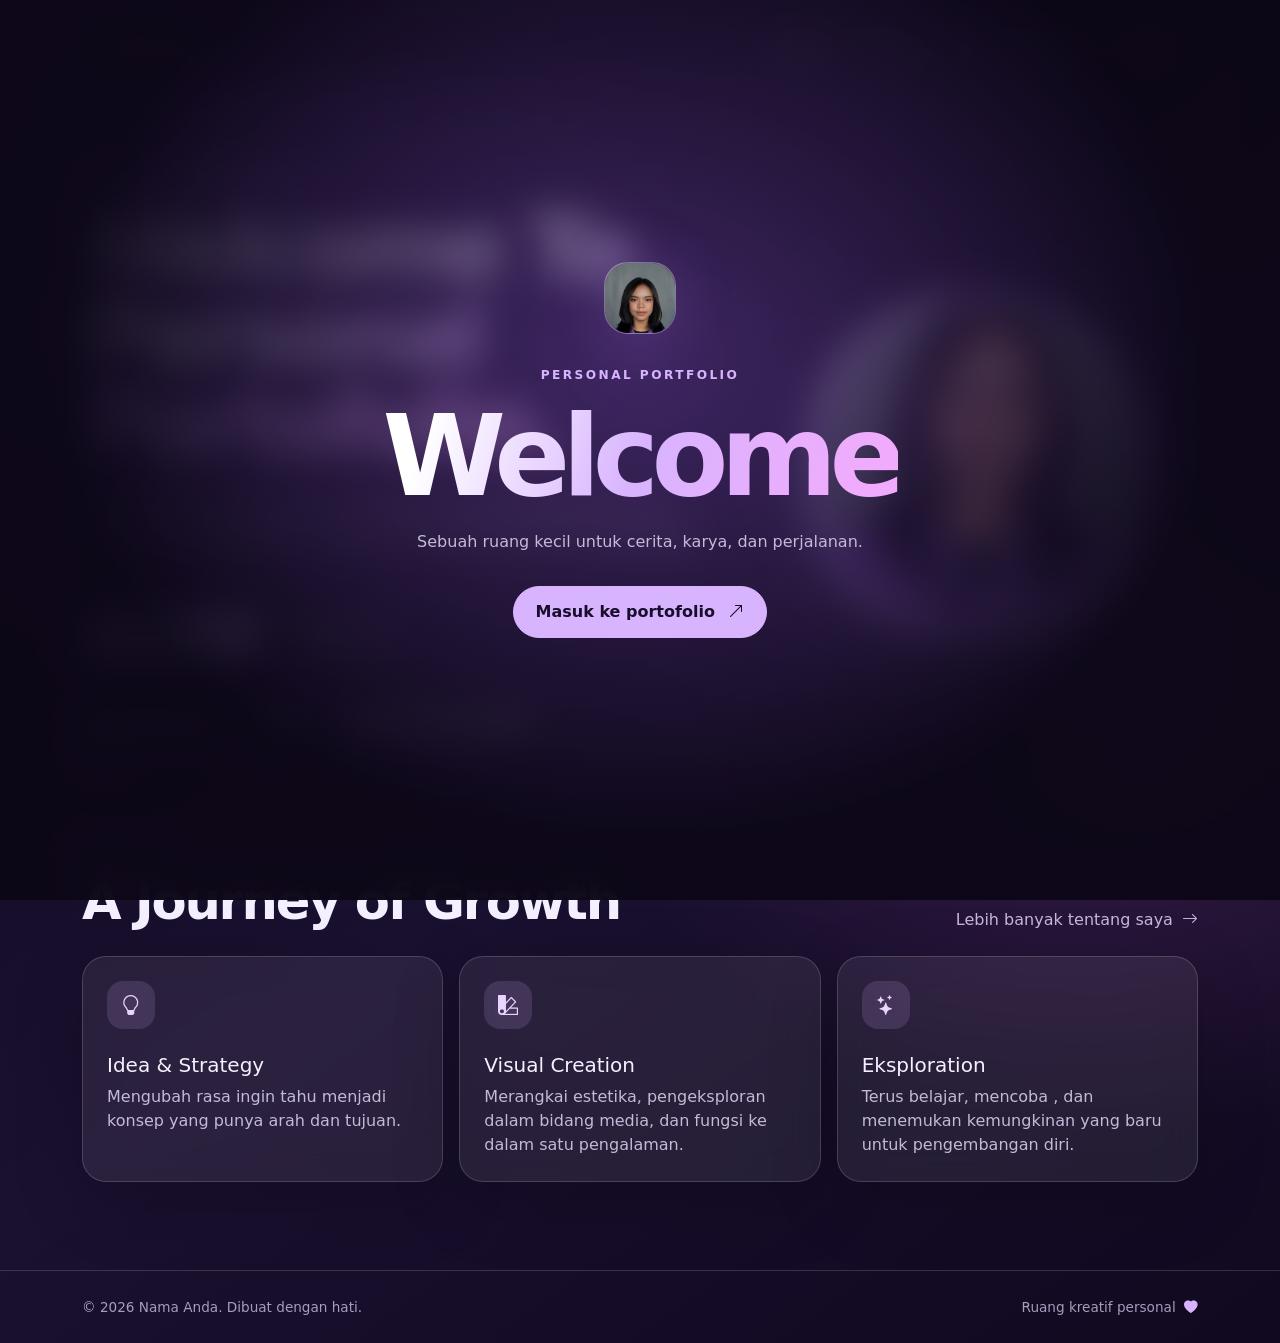
<file: Index.html>
<!DOCTYPE html>
<html lang="id">
    <head>
        <meta charset="utf-8">
        <meta name="viewport" content="width=device-width,initial-scale=1">
        <meta name="theme-color" content="#10091f">
        <title>Shailenth — Portofolio Personal</title>
        <link href="https://cdn.jsdelivr.net/npm/bootstrap@5.3.8/dist/css/bootstrap.min.css" integrity="sha384-sRIl4kxILFvY47J16cr9ZwB07vP4J8+LH7qKQnuqkuIAvNWLzeN8tE5YBujZqJLB" crossorigin="anonymous" rel="stylesheet">
        <link href="https://cdn.jsdelivr.net/npm/bootstrap-icons@1.11.3/font/bootstrap-icons.min.css" rel="stylesheet">
        <link href="styles.css" rel="stylesheet">
    </head>
    <body data-page="home">
        <div class="welcome-screen" id="welcomeScreen">
            <div class="welcome-inner">
                <div class="welcome-mark"><img class="welcome-photo" id="welcomePhoto" src="images/foto ciu.jpeg" alt="Foto profil"><i id="welcomePlaceholder"></i></div>
                <div class="eyebrow mb-3">personal portfolio</div>
                <h1 class="welcome-title gradient-text">Welcome</h1>
                <p class="welcome-sub">Sebuah ruang kecil untuk cerita, karya, dan perjalanan.</p>
                <button class="btn btn-violet" id="welcomeButton">Masuk ke portofolio <i class="bi bi-arrow-up-right ms-2"></i></button>
            </div>
        </div>
        <nav class="navbar navbar-expand-lg navbar-dark sticky-top">
            <div class="container">
                <a class="navbar-brand" href="index.html">Shailenth<span class="brand-dot">.</span></a>
                <button class="navbar-toggler" type="button" data-bs-toggle="collapse" data-bs-target="#mainNav" aria-controls="mainNav" aria-expanded="false" aria-label="Buka menu"><span class="navbar-toggler-icon"></span></button>
                <div class="collapse navbar-collapse" id="mainNav">
                    <div class="navbar-nav ms-auto">
                        <a class="nav-link active" href="index.html">Beranda</a>
                        <a class="nav-link" href="tentang.html">Tentang</a>
                        <a class="nav-link" href="karya.html">Karya</a>
                        <a class="nav-link" href="perjalanan.html">Perjalanan</a>
                        <a class="nav-link" href="kontak.html">Kontak</a>
                    </div>
                </div>
            </div>
        </nav>
        <main class="page-wrap">
            <section class="hero">
                <div class="container">
                    <div class="row align-items-center g-5">
                        <div class="col-lg-7 hero-copy reveal">
                            <div class="eyebrow mb-3">halo, saya <span data-profile="name">Shailenth</span></div>
                            <h1 class="display-title mb-4">Welcome To<br><span class="gradient-text">Personal Portofolio.</span></h1>
                            <p class="lead-copy">Saya <span data-profile="role">kreator &amp; penjelajah ide</span> yang percaya bahwa detail kecil bisa membentuk pengalaman yang besar. Selamat datang di ruang kreatif saya.</p>
                            <div class="d-flex flex-wrap gap-3 mt-4 justify-content-center justify-content-lg-start">
                                <a href="karya.html" class="btn btn-violet">Lihat karya <i class="bi bi-arrow-up-right ms-2"></i></a>
                                <a href="tentang.html" class="btn btn-outline-light">Kenali saya</a>
                            </div>
                            <div class="hero-stats">
                                <div class="stat"><strong>Informatic</strong><span>Majors</span></div>
                                <div class="stat"><strong>2nd</strong><span>Year</span></div>
                                <div class="stat"><strong>105022510109</strong><span>Nomor Induk Mahasiswa</span></div>
                            </div>
                        </div>
                        <div class="col-lg-5 reveal">
                            <div class="portrait-frame">
                                <img id="heroPhoto" src="images/foto ciu.jpeg" alt="Foto profil">
                                <div class="portrait-placeholder" id="heroPlaceholder"><i class="bi bi-person-heart"></i></div>
                            </div>
                        </div>
                    </div>
                </div>
            </section>
            <section class="section-pad pt-0">
                <div class="container">
                    <div class="d-flex flex-wrap align-items-end justify-content-between gap-3 mb-4 reveal">
                        <div>
                            <div class="eyebrow mb-2"> What I Do </div>
                            <h2 class="section-title mb-0">A Journey of Growth</h2>
                        </div>
                        <a class="muted" href="tentang.html">Lebih banyak tentang saya <i class="bi bi-arrow-right ms-1"></i></a>
                    </div>
                    <div class="row g-3">
                        <div class="col-md-4 reveal">
                            <div class="glass feature-card">
                                <div class="icon-bubble mb-4"><i class="bi bi-lightbulb"></i></div>
                                <h3 class="h5">Idea &amp; Strategy</h3>
                                <p class="muted mb-0">Mengubah rasa ingin tahu menjadi konsep yang punya arah dan tujuan.</p>
                            </div>
                        </div>
                        <div class="col-md-4 reveal">
                            <div class="glass feature-card">
                                <div class="icon-bubble mb-4"><i class="bi bi-palette2"></i></div>
                                <h3 class="h5">Visual Creation</h3>
                                <p class="muted mb-0">Merangkai estetika, pengeksploran dalam bidang media, dan fungsi ke dalam satu pengalaman.</p>
                            </div>
                        </div>
                        <div class="col-md-4 reveal">
                            <div class="glass feature-card">
                                <div class="icon-bubble mb-4"><i class="bi bi-stars"></i></div>
                                <h3 class="h5">Eksploration</h3>
                                <p class="muted mb-0">Terus belajar, mencoba  , dan menemukan kemungkinan yang baru untuk pengembangan diri.</p>
                            </div>
                        </div>
                    </div>
                </div>
            </section>
        </main>
        <footer class="footer">
            <div class="container d-flex flex-wrap justify-content-between gap-2"><span>© <span data-year></span> <span data-profile="name">Shailenth deytje Tahulending</span>. Dibuat dengan hati.</span><span>Ruang kreatif personal <i class="bi bi-heart-fill ms-1" style="color:#d8b4fe"></i></span></div>
        </footer>
        <div class="toast-note" id="toastNote"></div>
        <script src="https://cdn.jsdelivr.net/npm/bootstrap@5.3.8/dist/js/bootstrap.bundle.min.js" integrity="sha384-FKyoEForCGlyvwx9Hj09JcYn3nv7wiPVlz7YYwJrWVcXK/BmnVDxM+D2scQbITxI" crossorigin="anonymous"></script><script src="app.js"></script>
    </body>
</html>
</file>
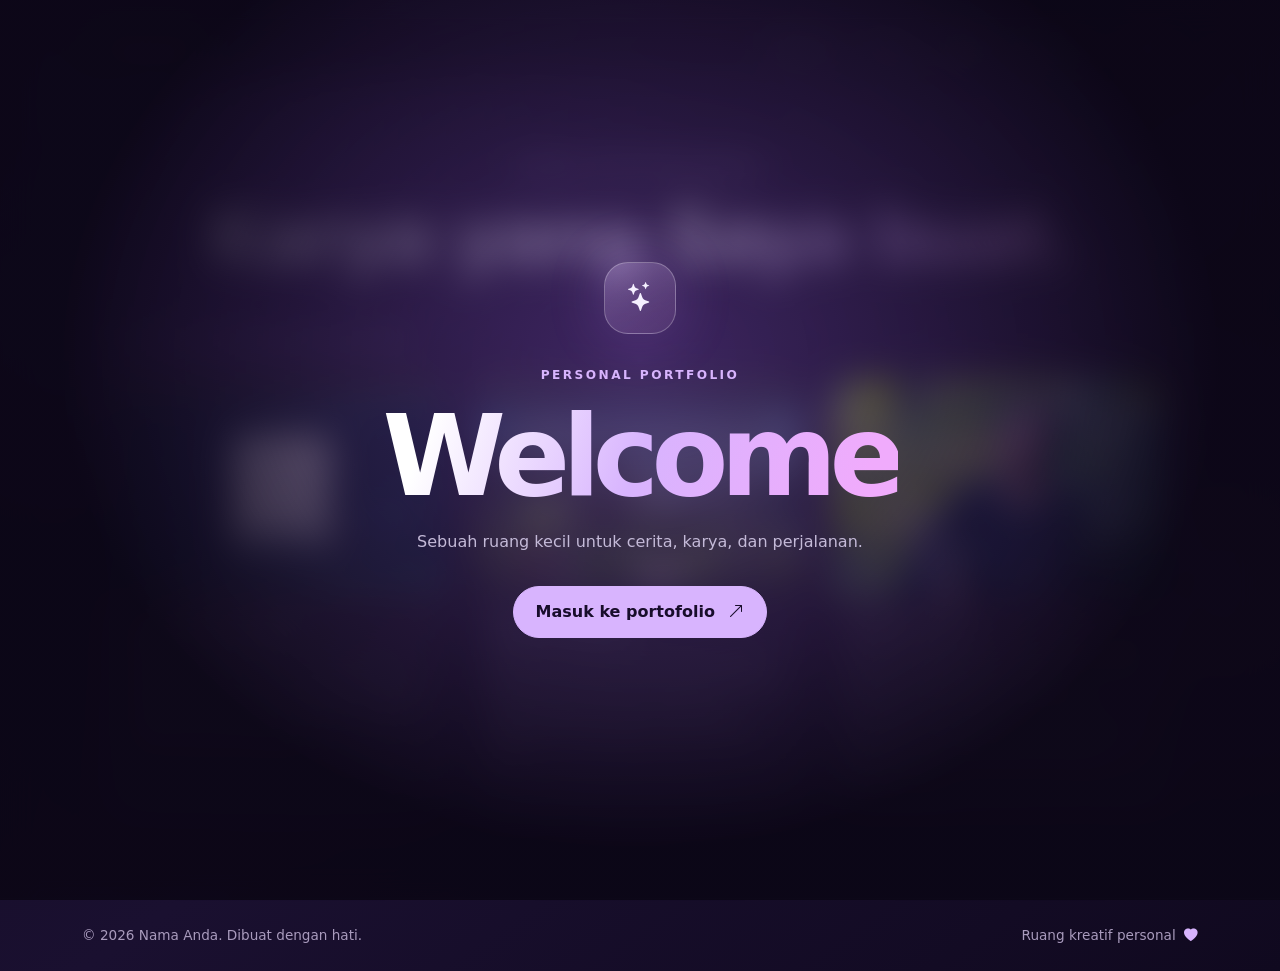
<file: Karya.html>
<!DOCTYPE html>
<html lang="id">
    <head>
        <meta charset="utf-8">
        <meta name="viewport" content="width=device-width,initial-scale=1">
        <title>Karya — Shailenth</title>
        <link href="https://cdn.jsdelivr.net/npm/bootstrap@5.3.8/dist/css/bootstrap.min.css" integrity="sha384-sRIl4kxILFvY47J16cr9ZwB07vP4J8+LH7qKQnuqkuIAvNWLzeN8tE5YBujZqJLB" crossorigin="anonymous" rel="stylesheet">
        <link href="https://cdn.jsdelivr.net/npm/bootstrap-icons@1.11.3/font/bootstrap-icons.min.css" rel="stylesheet">
        <link href="styles.css" rel="stylesheet">
    </head>
    <body data-page="work">
        <div class="welcome-screen" id="welcomeScreen">
            <div class="welcome-inner">
                <div class="welcome-mark"><i class="bi bi-stars"></i></div>
                <div class="eyebrow mb-3">personal portfolio</div>
                <h1 class="welcome-title gradient-text">Welcome</h1>
                <p class="welcome-sub">Sebuah ruang kecil untuk cerita, karya, dan perjalanan.</p>
                <button class="btn btn-violet" id="welcomeButton">Masuk ke portofolio <i class="bi bi-arrow-up-right ms-2"></i></button>
            </div>
        </div>
        <nav class="navbar navbar-expand-lg navbar-dark sticky-top">
            <div class="container">
                <a class="navbar-brand" href="index.html">Shailenth<span class="brand-dot">.</span></a>
                <button class="navbar-toggler" type="button" data-bs-toggle="collapse" data-bs-target="#mainNav" aria-controls="mainNav" aria-expanded="false" aria-label="Buka menu"><span class="navbar-toggler-icon"></span></button>
                <div class="collapse navbar-collapse" id="mainNav">
                    <div class="navbar-nav ms-auto">
                        <a class="nav-link" href="index.html">Beranda</a>
                        <a class="nav-link" href="tentang.html">Tentang</a>
                        <a class="nav-link active" href="karya.html">Karya</a>
                        <a class="nav-link" href="perjalanan.html">Perjalanan</a>
                        <a class="nav-link" href="kontak.html">Kontak</a>
                    </div>
                </div>
            </div>
        </nav>
        <main class="page-wrap">
            <header class="page-heading">
                <div class="container container-narrow">
                    <div class="eyebrow mb-3">Proses saya berkembang</div>
                    <h1 class="section-title">Karya yang <span class="gradient-text">Saya buat.</span></h1>
                </div>
            </header>
            <section class="pb-5">
                <div class="container container-narrow">
                    <p class="muted mb-4">Semua karya yang pernah saya buat.</p>
                    <!-- Ganti judul di h2 dan keterangannya di p pada kartu yang ingin diedit. -->
                    <div class="row g-4">
                        <div class="col-md-6 col-lg-4 reveal">
                            <article class="glass project-card h-100">
                                <img class="project-image" src="images/karyawebapp.png" alt="Tampilan aplikasi GOR Smash" loading="lazy">
                                <div class="project-content">
                                    <h2 class="h5 mb-2">GOR-WEB SMASH</h2>
                                    <p class="muted mb-0">Website GOR-Smash ,sistem app web pertama saya , yang saya buat sudah di lengkapi dengan backend fornend dan hoosting.</p>
                                </div>
                            </article>
                        </div>
                        <div class="col-md-6 col-lg-4 reveal">
                            <article class="glass project-card h-100">
                                <img class="project-image" src="images/karyaweb.png" alt="Tampilan website Taman Kelong" loading="lazy">
                                <div class="project-content">
                                    <h2 class="h5 mb-2">WEB PERTAMA</h2>
                                    <p class="muted mb-0">Website yang mengenalkan Taman Kelong di Tomohon, Sulawesi Utara. web pertama yang saya buat dikelas web design untuk project mid</p>
                                </div>
                            </article>
                        </div>
                        <div class="col-md-6 col-lg-4 reveal">
                            <article class="glass project-card h-100">
                                <img class="project-image" src="images/karya-foto.jpeg" alt="Foto karya pertama" loading="lazy">
                                <div class="project-content">
                                    <h2 class="h5 mb-2">FIRST FOTO</h2>
                                    <p class="muted mb-0">selain di bidang teknologi saya juga tertarik dibeberapa bidang termasuk fotografi, dan ini foto pertama yang saya ambil dan saya edit. foto yang paling bermakna untuk saya.</p>
                                </div>
                            </article>
                        </div>
                    </div>
                </div>
            </section>
        </main>
        <footer class="footer">
            <div class="container d-flex flex-wrap justify-content-between gap-2"><span>© <span data-year></span> <span data-profile="name">Nama Anda</span>. Dibuat dengan hati.</span><span>Ruang kreatif personal <i class="bi bi-heart-fill ms-1" style="color:#d8b4fe"></i></span></div>
        </footer>
        <div class="toast-note" id="toastNote"></div>
        <script src="https://cdn.jsdelivr.net/npm/bootstrap@5.3.8/dist/js/bootstrap.bundle.min.js" integrity="sha384-FKyoEForCGlyvwx9Hj09JcYn3nv7wiPVlz7YYwJrWVcXK/BmnVDxM+D2scQbITxI" crossorigin="anonymous"></script><script src="app.js"></script>
    </body>
</html>
</file>
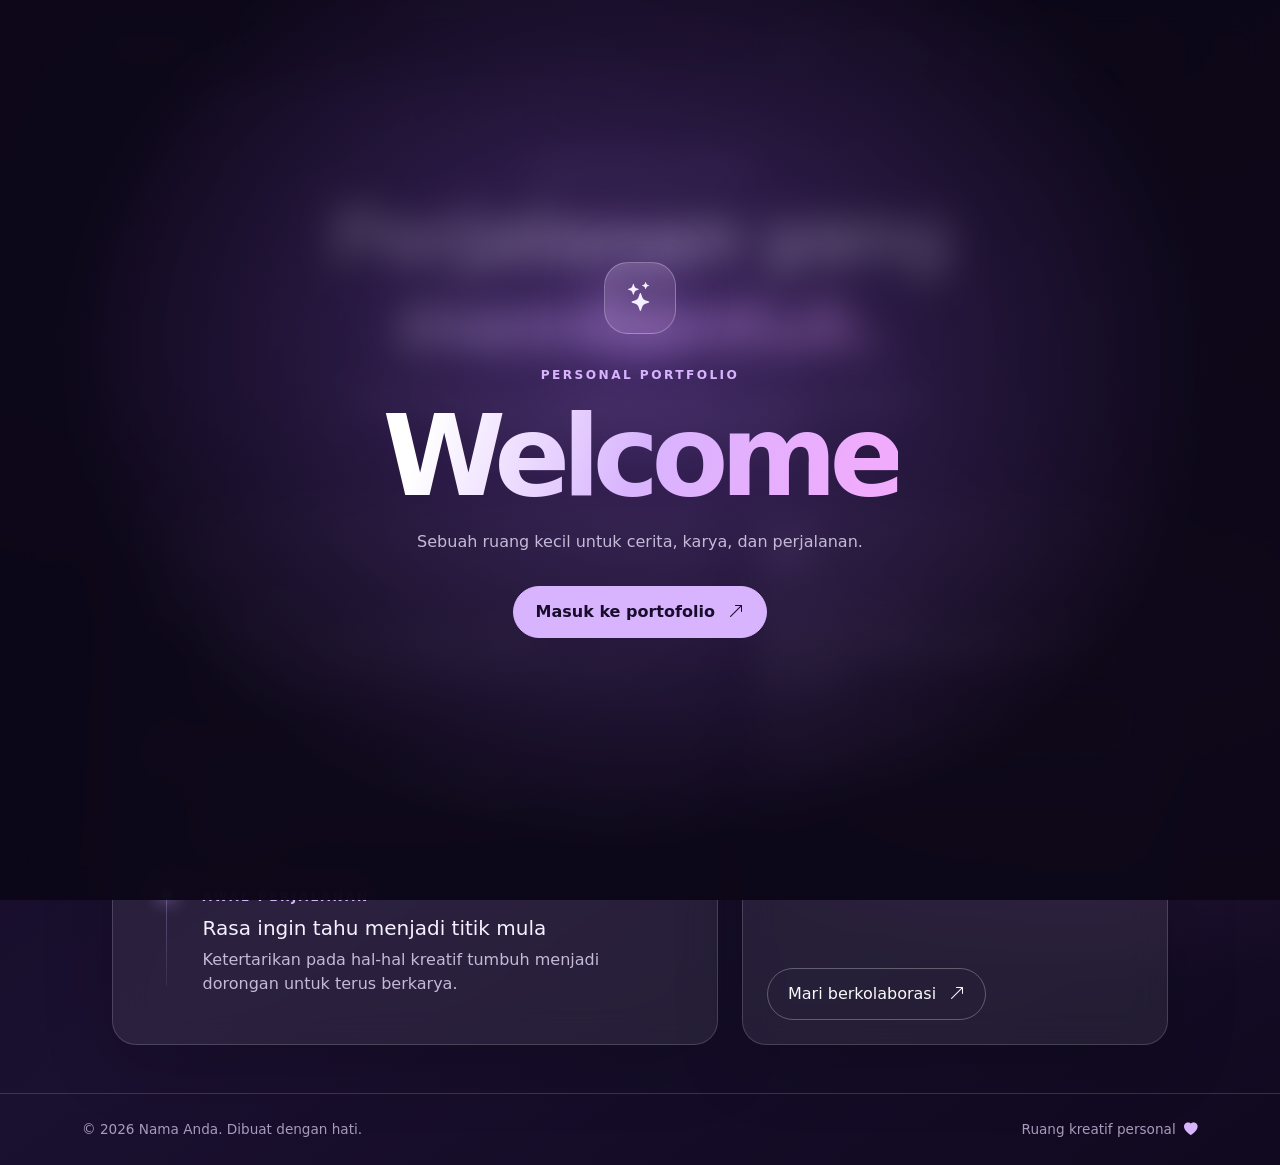
<file: Perjalanan.html>
<!DOCTYPE html>
<html lang="id">
    <head>
        <meta charset="utf-8">
        <meta name="viewport" content="width=device-width,initial-scale=1">
        <title>Perjalanan — Shailenth</title>
        <link href="https://cdn.jsdelivr.net/npm/bootstrap@5.3.8/dist/css/bootstrap.min.css" integrity="sha384-sRIl4kxILFvY47J16cr9ZwB07vP4J8+LH7qKQnuqkuIAvNWLzeN8tE5YBujZqJLB" crossorigin="anonymous" rel="stylesheet">
        <link href="https://cdn.jsdelivr.net/npm/bootstrap-icons@1.11.3/font/bootstrap-icons.min.css" rel="stylesheet">
        <link href="styles.css" rel="stylesheet">
    </head>
    <body data-page="journey">
        <div class="welcome-screen" id="welcomeScreen">
            <div class="welcome-inner">
                <div class="welcome-mark"><i class="bi bi-stars"></i></div>
                <div class="eyebrow mb-3">personal portfolio</div>
                <h1 class="welcome-title gradient-text">Welcome</h1>
                <p class="welcome-sub">Sebuah ruang kecil untuk cerita, karya, dan perjalanan.</p>
                <button class="btn btn-violet" id="welcomeButton">Masuk ke portofolio <i class="bi bi-arrow-up-right ms-2"></i></button>
            </div>
        </div>
        <nav class="navbar navbar-expand-lg navbar-dark sticky-top">
            <div class="container">
                <a class="navbar-brand" href="index.html">Shailenth<span class="brand-dot">.</span></a>
                <button class="navbar-toggler" type="button" data-bs-toggle="collapse" data-bs-target="#mainNav" aria-controls="mainNav" aria-expanded="false" aria-label="Buka menu"><span class="navbar-toggler-icon"></span></button>
                <div class="collapse navbar-collapse" id="mainNav">
                    <div class="navbar-nav ms-auto">
                        <a class="nav-link" href="index.html">Beranda</a>
                        <a class="nav-link" href="tentang.html">Tentang</a>
                        <a class="nav-link" href="karya.html">Karya</a>
                        <a class="nav-link active" href="perjalanan.html">Perjalanan</a>
                        <a class="nav-link" href="kontak.html">Kontak</a>
                    </div>
                </div>
            </div>
        </nav>
        <main class="page-wrap">
            <header class="page-heading">
                <div class="container container-narrow">
                    <div class="eyebrow mb-3">langkah demi langkah</div>
                    <h1 class="section-title">Perjalanan <span class="gradient-text">yang membentuk.</span></h1>
                    <p class="lead-copy mt-3">Setiap pengalaman meninggalkan sesuatu: pelajaran, perspektif, atau keberanian untuk mencoba lagi.</p>
                </div>
            </header>
            <section class="pb-5">
                <div class="container container-narrow">
                    <div class="row g-4">
                        <div class="col-lg-7 reveal">
                            <div class="glass p-4 p-md-5">
                                <div class="eyebrow mb-4">timeline</div>
                                <div class="timeline">
                                    <div class="timeline-item">
                                        <span class="eyebrow">sekarang</span>
                                        <h2 class="h5 mt-2">Membuat sesuatu dengan tujuan</h2>
                                        <p class="muted mb-0">Fokus pada ide, proyek, dan kolaborasi yang memberi dampak positif.</p>
                                    </div>
                                    <div class="timeline-item">
                                        <span class="eyebrow">fase eksplorasi</span>
                                        <h2 class="h5 mt-2">Mencoba banyak kemungkinan</h2>
                                        <p class="muted mb-0">Belajar dari praktik langsung, masukan, dan perspektif orang lain.</p>
                                    </div>
                                    <div class="timeline-item pb-0">
                                        <span class="eyebrow">awal perjalanan</span>
                                        <h2 class="h5 mt-2">Rasa ingin tahu menjadi titik mula</h2>
                                        <p class="muted mb-0">Ketertarikan pada hal-hal kreatif tumbuh menjadi dorongan untuk terus berkarya.</p>
                                    </div>
                                </div>
                            </div>
                        </div>
                        <div class="col-lg-5 reveal">
                            <div class="glass p-4 h-100 d-flex flex-column justify-content-between">
                                <div>
                                    <div class="icon-bubble mb-4"><i class="bi bi-compass"></i></div>
                                    <div class="eyebrow mb-2">pegangan saya</div>
                                    <h2 class="h3">Proses juga bagian dari karya.</h2>
                                    <p class="muted mt-3">Tidak semua langkah harus sempurna. Yang penting tetap bergerak, tetap terbuka, dan memberi ruang untuk tumbuh.</p>
                                </div>
                                <a class="btn btn-outline-light align-self-start" href="kontak.html">Mari berkolaborasi <i class="bi bi-arrow-up-right ms-2"></i></a>
                            </div>
                        </div>
                    </div>
                </div>
            </section>
        </main>
        <footer class="footer">
            <div class="container d-flex flex-wrap justify-content-between gap-2"><span>© <span data-year></span> <span data-profile="name">Nama Anda</span>. Dibuat dengan hati.</span><span>Ruang kreatif personal <i class="bi bi-heart-fill ms-1" style="color:#d8b4fe"></i></span></div>
        </footer>
        <div class="toast-note" id="toastNote"></div>
        <script src="https://cdn.jsdelivr.net/npm/bootstrap@5.3.8/dist/js/bootstrap.bundle.min.js" integrity="sha384-FKyoEForCGlyvwx9Hj09JcYn3nv7wiPVlz7YYwJrWVcXK/BmnVDxM+D2scQbITxI" crossorigin="anonymous"></script><script src="app.js"></script>
    </body>
</html>
</file>
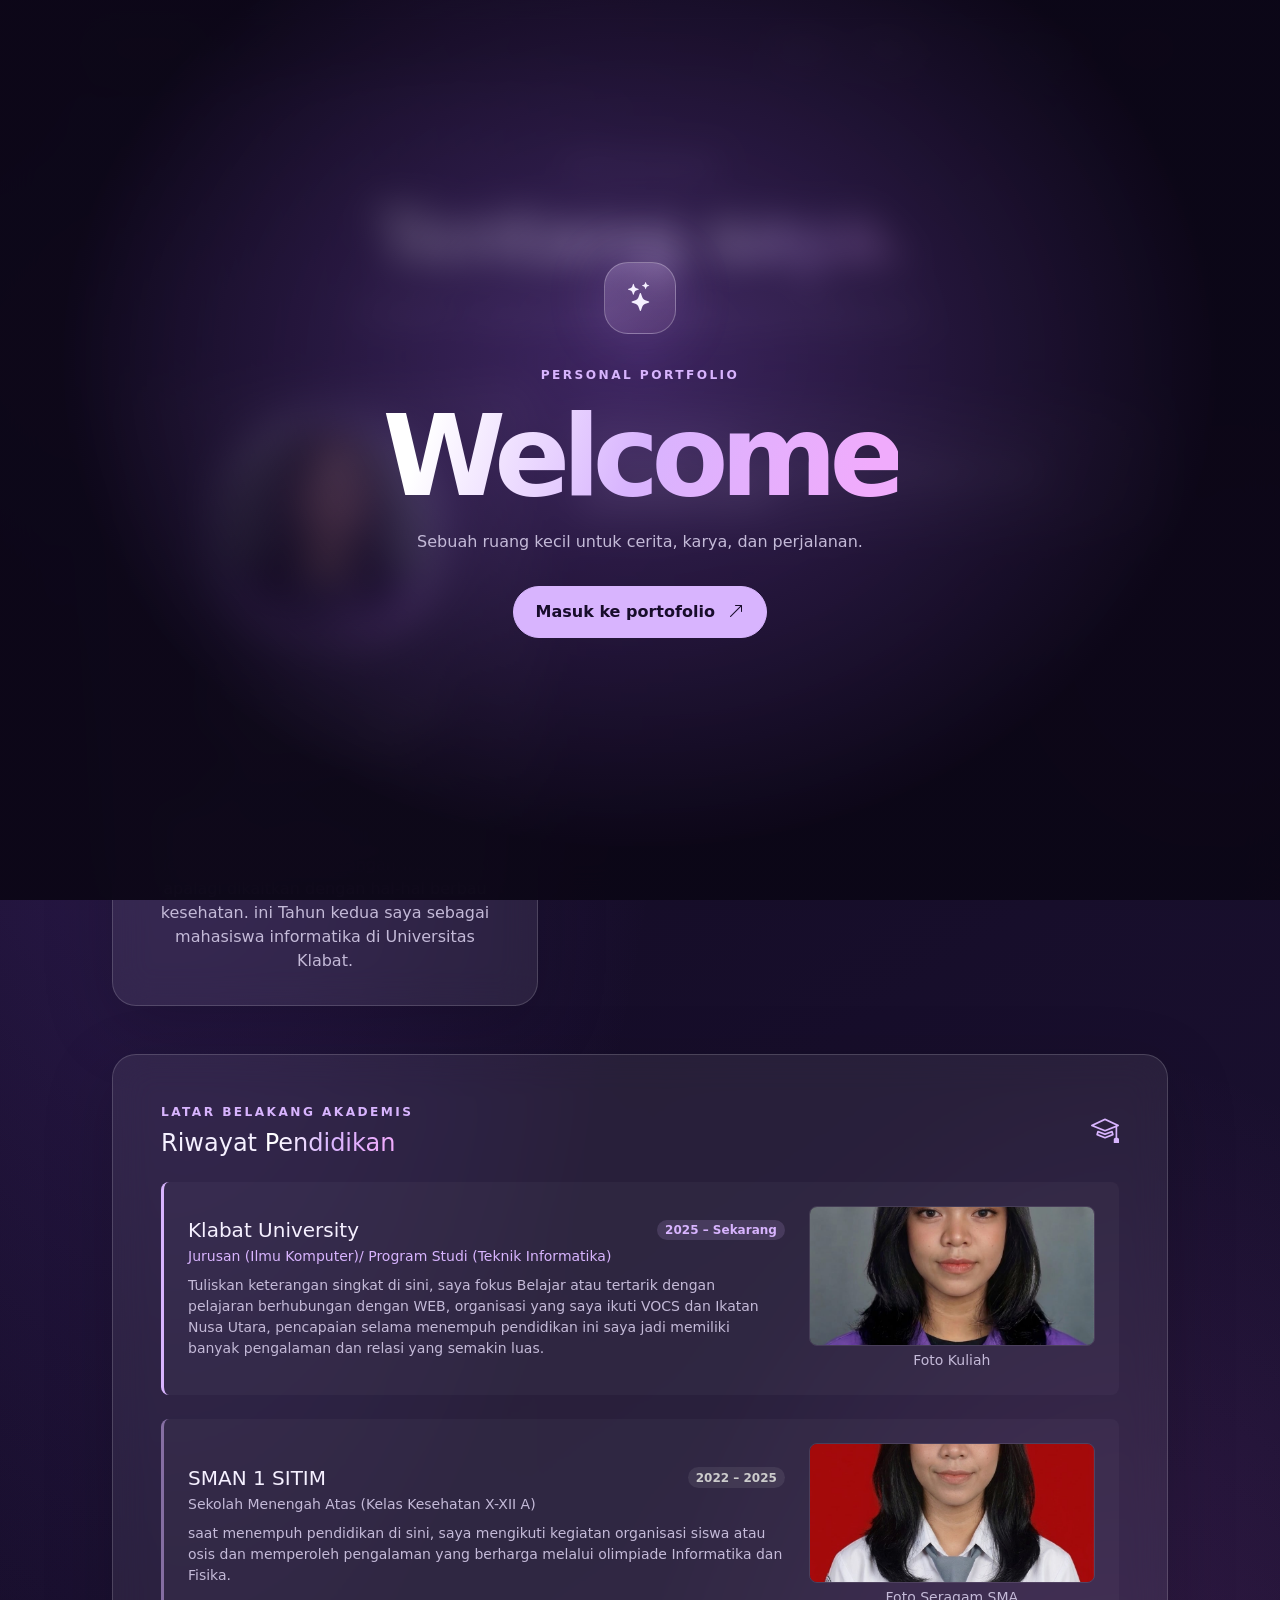
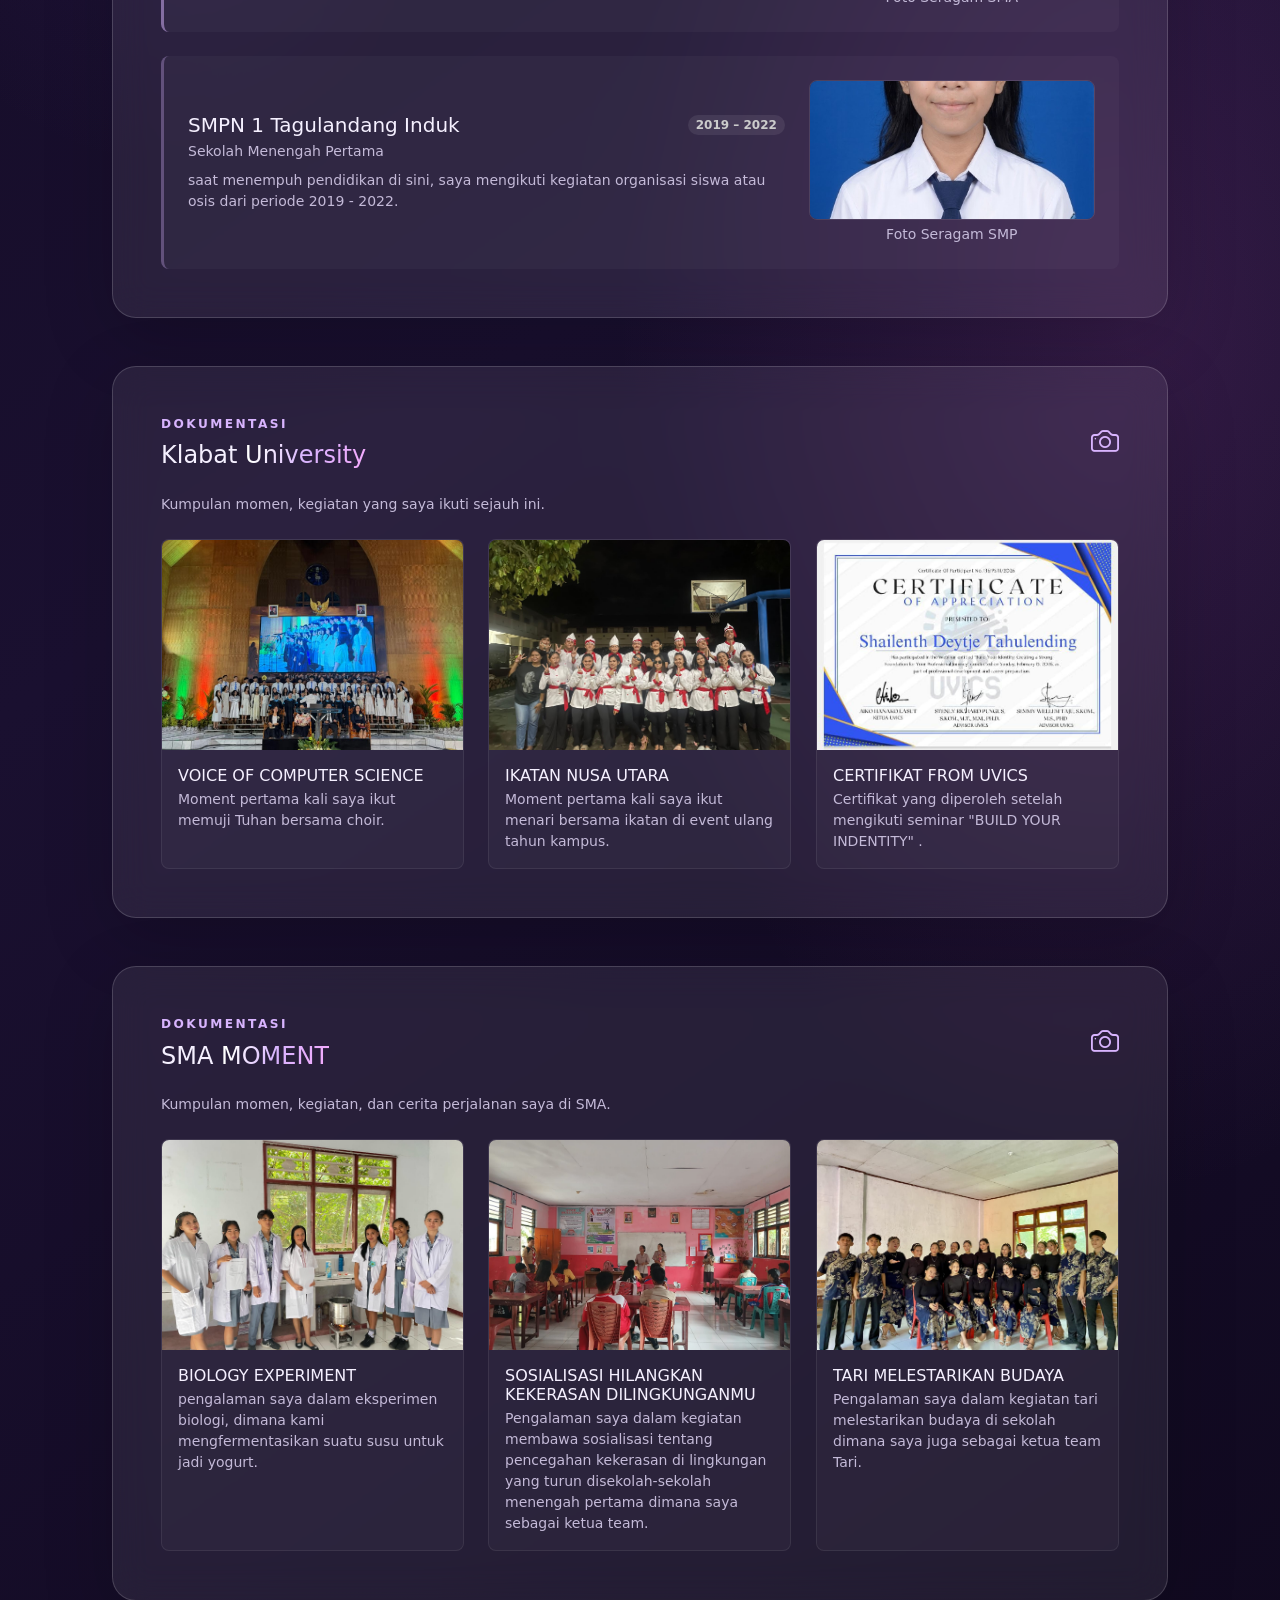
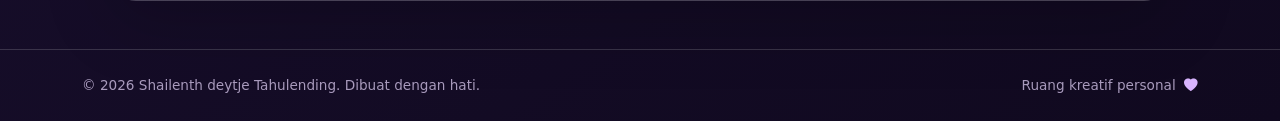
<file: Tentang.html>
<!DOCTYPE html>
<html lang="id">
    <head>
        <meta charset="utf-8">
        <meta name="viewport" content="width=device-width,initial-scale=1">
        <meta name="theme-color" content="#10091f">
        <title>Tentang — Shailenth</title>
        <link href="https://cdn.jsdelivr.net/npm/bootstrap@5.3.8/dist/css/bootstrap.min.css" integrity="sha384-sRIl4kxILFvY47J16cr9ZwB07vP4J8+LH7qKQnuqkuIAvNWLzeN8tE5YBujZqJLB" crossorigin="anonymous" rel="stylesheet">
        <link href="https://cdn.jsdelivr.net/npm/bootstrap-icons@1.11.3/font/bootstrap-icons.min.css" rel="stylesheet">
        <link href="styles.css" rel="stylesheet">
    </head>
    <body data-page="about">
        <div class="welcome-screen" id="welcomeScreen">
            <div class="welcome-inner">
                <div class="welcome-mark"><i class="bi bi-stars"></i></div>
                <div class="eyebrow mb-3">personal portfolio</div>
                <h1 class="welcome-title gradient-text">Welcome</h1>
                <p class="welcome-sub">Sebuah ruang kecil untuk cerita, karya, dan perjalanan.</p>
                <button class="btn btn-violet" id="welcomeButton">Masuk ke portofolio <i class="bi bi-arrow-up-right ms-2"></i></button>
            </div>
        </div>
        <nav class="navbar navbar-expand-lg navbar-dark sticky-top">
            <div class="container">
                <a class="navbar-brand" href="index.html">Shailenth<span class="brand-dot">.</span></a>
                <button class="navbar-toggler" type="button" data-bs-toggle="collapse" data-bs-target="#mainNav" aria-controls="mainNav" aria-expanded="false" aria-label="Buka menu"><span class="navbar-toggler-icon"></span></button>
                <div class="collapse navbar-collapse" id="mainNav">
                    <div class="navbar-nav ms-auto">
                        <a class="nav-link" href="index.html">Beranda</a>
                        <a class="nav-link active" href="tentang.html">Tentang</a>
                        <a class="nav-link" href="karya.html">Karya</a>
                        <a class="nav-link" href="perjalanan.html">Perjalanan</a>
                        <a class="nav-link" href="kontak.html">Kontak</a>
                    </div>
                </div>
            </div>
        </nav>
        <main class="page-wrap">
            <header class="page-heading">
                <div class="container container-narrow">
                    <div class="eyebrow mb-3">Latar Belakang</div>
                    <h1 class="section-title"> Tentang <span class="gradient-text">saya.</span></h1>
                    <p class="lead-copy mt-3">Di bagian ini, saya menampilkan beberapa Latar belakang saya</p>
                </div>
            </header>
            
          
            <section class="pb-5">
                <div class="container container-narrow">
                    <div class="row g-4">
                        <div class="col-lg-5 reveal">
                            <div class="glass profile-card h-100 text-center">
                                <div class="portrait-frame mb-4" style="width:min(230px,65vw)">
                                    <!-- Ganti nilai src di bawah untuk memilih foto lain dari folder images. -->
                                    <img id="profileImage" src="images/foto ciu.jpeg" alt="Foto profil">
                                </div>
                                <div class="eyebrow mb-2">Halo, perkenalkan Saya</div>
                                <h2 class="h3">Shailenth deytje Tahulending</h2>
                                <p class="muted mb-2">Mahasiswa Teknik Informatika</p>
                                <p class="muted mb-0">Saya tertarik di bidang teknologi, kegiatan organisasi, dan hal-hal kreatif lain. Saya Tertarik pada pengembangan web dan AI apalagi dikaitkan dengan hal-hal berbau kesehatan. ini Tahun kedua saya sebagai mahasiswa informatika di Universitas Klabat.</p>
                            </div>
                        </div>
                        <div class="col-lg-7 reveal">
                            <div class="glass p-4 mt-4">
                                <div class="eyebrow mb-2">lokasi saat ini</div>
                                <!-- Ganti PROFILE_LOCATION di app.js untuk memperbarui lokasi di Tentang dan Kontak. -->
                                <div class="h5 mb-0"><i class="bi bi-geo-alt me-2" style="color:#d8b4fe"></i><span id="currentLocation" data-profile="location">Indonesia. Sulawesi Utara, Minahasa Utara. Universitas Klabat.</span></div>
                            </div>
                        </div>
                    </div>
                </div>
            </section>

   
            <section class="pb-5">
                <div class="container container-narrow reveal">
                    <div class="glass p-4 p-md-5">
                        <div class="d-flex align-items-center justify-content-between mb-4">
                            <div>
                                <div class="eyebrow mb-2">latar belakang akademis</div>
                                <h2 class="h4 mb-0">Riwayat <span class="gradient-text">Pendidikan</span></h2>
                            </div>
                            <i class="bi bi-mortarboard fs-3" style="color:#d8b4fe"></i>
                        </div>

                        <div class="row g-4">
                      
                            <!-- Pendidikan 1: Universitas Klabat -->
                            <div class="col-12">
                                <div class="p-3 p-md-4 rounded-3" style="background: rgba(255, 255, 255, 0.03); border-left: 3px solid #d8b4fe;">
                                    <div class="row align-items-center g-4">
                                        <div class="col-md-8">
                                            <div class="d-flex flex-wrap justify-content-between align-items-center mb-1">
                                                <h3 class="h5 mb-0">Klabat University</h3>
                                                <span class="badge rounded-pill" style="background: rgba(216, 180, 254, 0.15); color: #d8b4fe;">2025 – Sekarang</span>
                                            </div>
                                            <div class="small mb-2" style="color: #d8b4fe;">Jurusan (Ilmu Komputer)/ Program Studi (Teknik Informatika)</div>
                                            <p class="muted small mb-0">Tuliskan keterangan singkat di sini, saya fokus Belajar atau tertarik dengan pelajaran berhubungan dengan WEB, organisasi yang saya ikuti VOCS dan Ikatan Nusa Utara, pencapaian selama menempuh pendidikan ini saya jadi memiliki banyak pengalaman dan relasi yang semakin luas.</p>
                                        </div>
                                        <div class="col-md-4 text-center">
                                            <!-- Ganti src dengan foto seragam kuliah / kampus Anda -->
                                            <img src="images/foto ciu.jpeg" alt="Foto Klabat University" class="rounded-3 w-100" style="height: 140px; object-fit: cover; border: 1px solid rgba(255,255,255,0.1);">
                                            <span class="d-block small muted mt-1">Foto Kuliah</span>
                                        </div>
                                    </div>
                                </div>
                            </div>

                            <!-- Pendidikan 2: SMAN 1 Sitim -->
                            <div class="col-12">
                                <div class="p-3 p-md-4 rounded-3" style="background: rgba(255, 255, 255, 0.03); border-left: 3px solid rgba(216, 180, 254, 0.5);">
                                    <div class="row align-items-center g-4">
                                        <div class="col-md-8">
                                            <div class="d-flex flex-wrap justify-content-between align-items-center mb-1">
                                                <h3 class="h5 mb-0">SMAN 1 SITIM</h3>
                                                <span class="badge rounded-pill" style="background: rgba(255, 255, 255, 0.08); color: #ccc;">2022 – 2025</span>
                                            </div>
                                            <div class="small muted mb-2">Sekolah Menengah Atas (Kelas Kesehatan X-XII A)</div>
                                            <p class="muted small mb-0">saat menempuh pendidikan di sini, saya mengikuti kegiatan organisasi siswa atau osis dan memperoleh pengalaman yang berharga melalui olimpiade Informatika  dan Fisika.</p>
                                        </div>
                                        <div class="col-md-4 text-center">
                                            <!-- Ganti src dengan foto seragam SMA Anda -->
                                            <img src="images/sma.jpeg" alt="Foto SMAN 1 Sitim" class="rounded-3 w-100" style="height: 140px; object-fit: cover; border: 1px solid rgba(255,255,255,0.1);">
                                            <span class="d-block small muted mt-1">Foto Seragam SMA</span>
                                        </div>
                                    </div>
                                </div>
                            </div>

                            <!-- Pendidikan 3: SMPN 1 Tagulandang Induk -->
                            <div class="col-12">
                                <div class="p-3 p-md-4 rounded-3" style="background: rgba(255, 255, 255, 0.03); border-left: 3px solid rgba(216, 180, 254, 0.3);">
                                    <div class="row align-items-center g-4">
                                        <div class="col-md-8">
                                            <div class="d-flex flex-wrap justify-content-between align-items-center mb-1">
                                                <h3 class="h5 mb-0">SMPN 1 Tagulandang Induk</h3>
                                                <span class="badge rounded-pill" style="background: rgba(255, 255, 255, 0.08); color: #ccc;">2019 – 2022</span>
                                            </div>
                                            <div class="small muted mb-2">Sekolah Menengah Pertama</div>
                                            <p class="muted small mb-0">saat menempuh pendidikan di sini, saya mengikuti kegiatan organisasi siswa atau osis dari periode 2019 - 2022.</p>
                                        </div>
                                        <div class="col-md-4 text-center">
                                            <!-- Ganti src dengan foto seragam SMP Anda -->
                                            <img src="images/smp.jpeg" alt="Foto SMPN 1 Tagulandang Induk" class="rounded-3 w-100" style="height: 140px; object-fit: cover; border: 1px solid rgba(255,255,255,0.1);">
                                            <span class="d-block small muted mt-1">Foto Seragam SMP</span>
                                        </div>
                                    </div>
                                </div>
                            </div>
                        </div>
                    </div>
                </div>
            </section>

            <section class="pb-5">
                <div class="container container-narrow reveal">
                    <div class="glass p-4 p-md-5">
                        <div class="d-flex align-items-center justify-content-between mb-4">
                            <div>
                                <div class="eyebrow mb-2">dokumentasi</div>
                                <h2 class="h4 mb-0">Klabat <span class="gradient-text">University</span></h2>
                            </div>
                            <i class="bi bi-camera fs-3" style="color:#d8b4fe"></i>
                        </div>
                        <p class="muted small mb-4">Kumpulan momen, kegiatan yang saya ikuti sejauh ini.</p>

                        <div class="row g-4">
                            <div class="col-md-4 col-sm-6">
                                <div class="documentation-card rounded-3 overflow-hidden h-100 d-flex flex-column">
                                    <img src="images/vocs1.jpeg" alt="Deskripsi foto 1" loading="lazy" class="w-100">
                                    <div class="p-3 flex-grow-1">
                                        <h3 class="h6 mb-1">VOICE OF COMPUTER SCIENCE</h3>
                                        <p class="muted small mb-0">Moment pertama kali saya ikut memuji Tuhan bersama choir.</p>
                                    </div>
                                </div>
                            </div>

                            <div class="col-md-4 col-sm-6">
                                <div class="documentation-card rounded-3 overflow-hidden h-100 d-flex flex-column">
                                    <img src="images/ns.jpeg" alt="Deskripsi foto 2" loading="lazy" class="w-100">
                                    <div class="p-3 flex-grow-1">
                                        <h3 class="h6 mb-1">IKATAN NUSA UTARA</h3>
                                        <p class="muted small mb-0">Moment pertama kali saya ikut menari bersama ikatan di event ulang tahun kampus.</p>
                                    </div>
                                </div>
                            </div>

                            <div class="col-md-4 col-sm-6">
                                <div class="documentation-card rounded-3 overflow-hidden h-100 d-flex flex-column">
                                    <img src="images/certifikat.jpeg" alt="Deskripsi foto 3" loading="lazy" class="w-100">
                                    <div class="p-3 flex-grow-1">
                                        <h3 class="h6 mb-1">CERTIFIKAT FROM UVICS</h3>
                                        <p class="muted small mb-0">Certifikat yang diperoleh setelah mengikuti seminar "BUILD YOUR INDENTITY" .</p>
                                    </div>
                                </div>
                            </div>
                        </div>
                    </div>
                </div>
            </section>

        
            <section class="pb-5">
                <div class="container container-narrow reveal">
                    <div class="glass p-4 p-md-5">
                        <div class="d-flex align-items-center justify-content-between mb-4">
                            <div>
                                <div class="eyebrow mb-2">dokumentasi</div>
                                <h2 class="h4 mb-0">SMA <span class="gradient-text"> MOMENT</span></h2>
                            </div>
                            <i class="bi bi-camera fs-3" style="color:#d8b4fe"></i>
                        </div>
                        <p class="muted small mb-4">Kumpulan momen, kegiatan, dan cerita perjalanan saya di SMA.</p>

                        <div class="row g-4">
                            <div class="col-md-4 col-sm-6">
                                <div class="documentation-card rounded-3 overflow-hidden h-100 d-flex flex-column">
                                    <img src="images/sma1.jpeg" alt="Deskripsi foto 1" loading="lazy" class="w-100">
                                    <div class="p-3 flex-grow-1">
                                        <h3 class="h6 mb-1">BIOLOGY EXPERIMENT</h3>
                                        <p class="muted small mb-0">pengalaman saya dalam eksperimen biologi, dimana kami mengfermentasikan suatu susu untuk jadi yogurt.</p>
                                    </div>
                                </div>
                            </div>

                            <div class="col-md-4 col-sm-6">
                                <div class="documentation-card rounded-3 overflow-hidden h-100 d-flex flex-column">
                                    <img src="images/sma3.jpeg" alt="Deskripsi foto 2" loading="lazy" class="w-100">
                                    <div class="p-3 flex-grow-1">
                                        <h3 class="h6 mb-1">SOSIALISASI HILANGKAN KEKERASAN DILINGKUNGANMU</h3>
                                        <p class="muted small mb-0">Pengalaman saya dalam kegiatan membawa sosialisasi tentang pencegahan kekerasan di lingkungan yang turun disekolah-sekolah menengah pertama dimana saya sebagai ketua team.</p>
                                    </div>
                                </div>
                            </div>

                            <div class="col-md-4 col-sm-6">
                                <div class="documentation-card rounded-3 overflow-hidden h-100 d-flex flex-column">
                                    <img src="images/sma4.jpeg" alt="Deskripsi foto 3" loading="lazy" class="w-100">
                                    <div class="p-3 flex-grow-1">
                                        <h3 class="h6 mb-1"> TARI MELESTARIKAN BUDAYA </h3>
                                        <p class="muted small mb-0">Pengalaman saya dalam kegiatan tari melestarikan budaya di sekolah dimana saya juga sebagai ketua team Tari.</p>
                                    </div>
                                </div>
                            </div>
                        </div>
                    </div>
                </div>
            </section>
        </main>
        <footer class="footer">
            <div class="container d-flex flex-wrap justify-content-between gap-2"><span>© <span data-year></span> Shailenth deytje Tahulending. Dibuat dengan hati.</span><span>Ruang kreatif personal <i class="bi bi-heart-fill ms-1" style="color:#d8b4fe"></i></span></div>
        </footer>
        <div class="toast-note" id="toastNote"></div>
        <script src="https://cdn.jsdelivr.net/npm/bootstrap@5.3.8/dist/js/bootstrap.bundle.min.js" integrity="sha384-FKyoEForCGlyvwx9Hj09JcYn3nv7wiPVlz7YYwJrWVcXK/BmnVDxM+D2scQbITxI" crossorigin="anonymous"></script><script src="app.js"></script>
    </body>
</html>
</file>
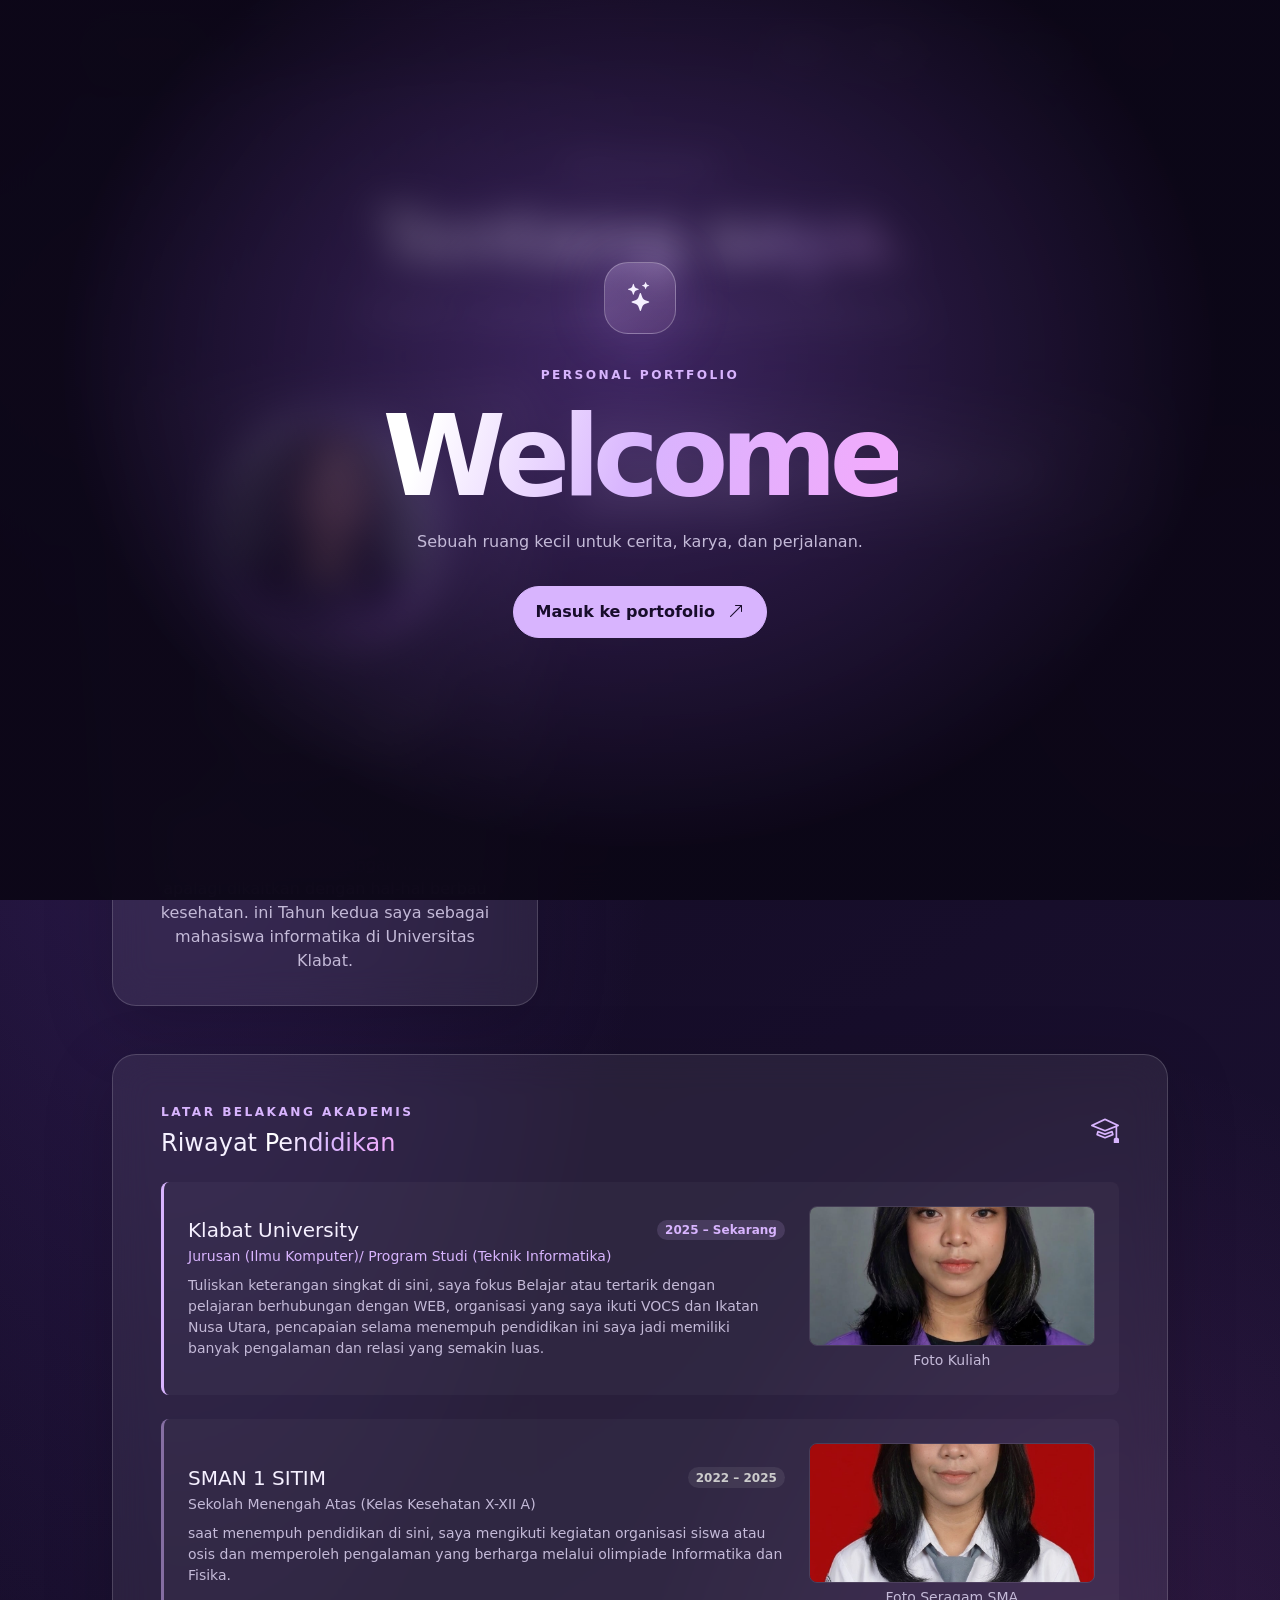
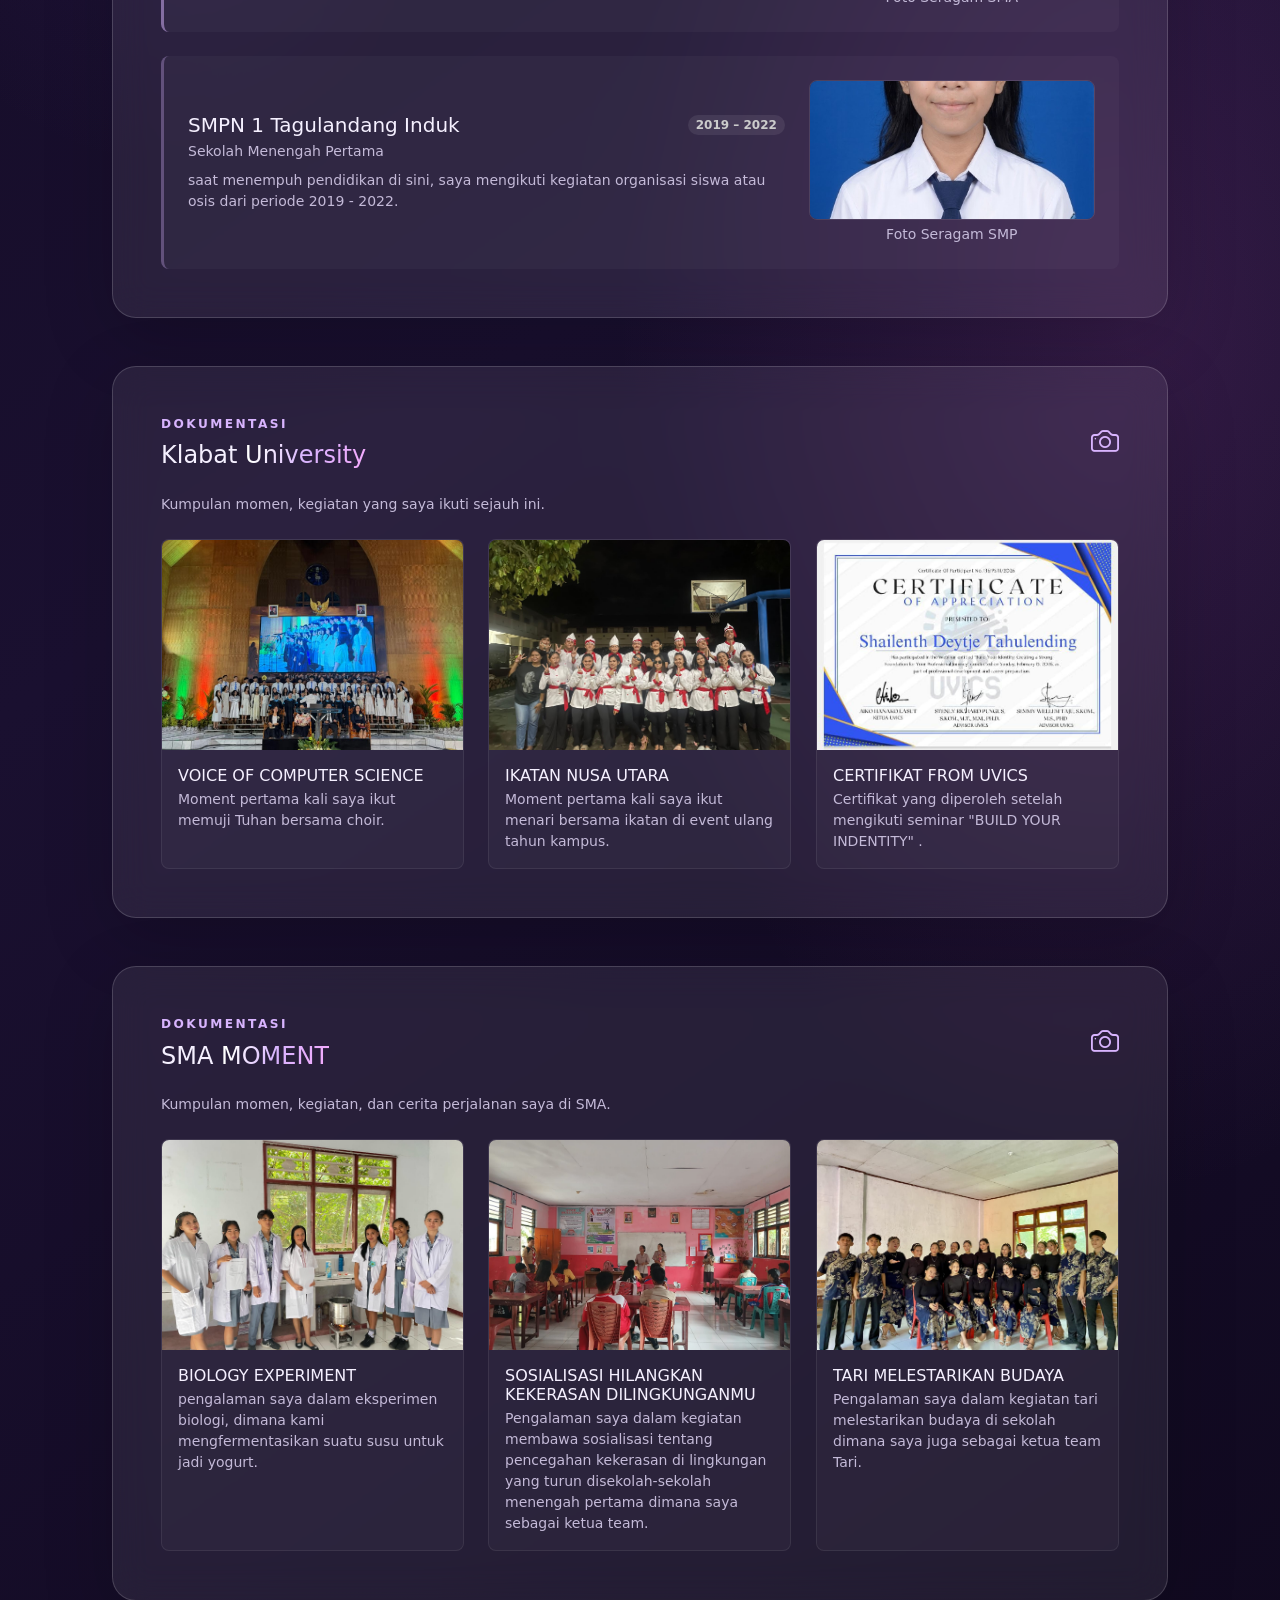
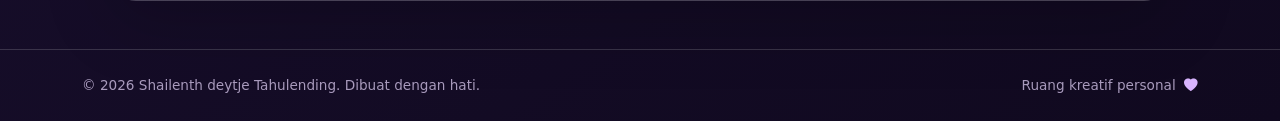
<file: tentang.html>
<!DOCTYPE html>
<html lang="id">
    <head>
        <meta charset="utf-8">
        <meta name="viewport" content="width=device-width,initial-scale=1">
        <meta name="theme-color" content="#10091f">
        <title>Tentang — Shailenth</title>
        <link href="https://cdn.jsdelivr.net/npm/bootstrap@5.3.8/dist/css/bootstrap.min.css" integrity="sha384-sRIl4kxILFvY47J16cr9ZwB07vP4J8+LH7qKQnuqkuIAvNWLzeN8tE5YBujZqJLB" crossorigin="anonymous" rel="stylesheet">
        <link href="https://cdn.jsdelivr.net/npm/bootstrap-icons@1.11.3/font/bootstrap-icons.min.css" rel="stylesheet">
        <link href="styles.css" rel="stylesheet">
    </head>
    <body data-page="about">
        <div class="welcome-screen" id="welcomeScreen">
            <div class="welcome-inner">
                <div class="welcome-mark"><i class="bi bi-stars"></i></div>
                <div class="eyebrow mb-3">personal portfolio</div>
                <h1 class="welcome-title gradient-text">Welcome</h1>
                <p class="welcome-sub">Sebuah ruang kecil untuk cerita, karya, dan perjalanan.</p>
                <button class="btn btn-violet" id="welcomeButton">Masuk ke portofolio <i class="bi bi-arrow-up-right ms-2"></i></button>
            </div>
        </div>
        <nav class="navbar navbar-expand-lg navbar-dark sticky-top">
            <div class="container">
                <a class="navbar-brand" href="index.html">Shailenth<span class="brand-dot">.</span></a>
                <button class="navbar-toggler" type="button" data-bs-toggle="collapse" data-bs-target="#mainNav" aria-controls="mainNav" aria-expanded="false" aria-label="Buka menu"><span class="navbar-toggler-icon"></span></button>
                <div class="collapse navbar-collapse" id="mainNav">
                    <div class="navbar-nav ms-auto">
                        <a class="nav-link" href="index.html">Beranda</a>
                        <a class="nav-link active" href="tentang.html">Tentang</a>
                        <a class="nav-link" href="karya.html">Karya</a>
                        <a class="nav-link" href="perjalanan.html">Perjalanan</a>
                        <a class="nav-link" href="kontak.html">Kontak</a>
                    </div>
                </div>
            </div>
        </nav>
        <main class="page-wrap">
            <header class="page-heading">
                <div class="container container-narrow">
                    <div class="eyebrow mb-3">Latar Belakang</div>
                    <h1 class="section-title"> Tentang <span class="gradient-text">saya.</span></h1>
                    <p class="lead-copy mt-3">Di bagian ini, saya menampilkan beberapa Latar belakang saya</p>
                </div>
            </header>
            
          
            <section class="pb-5">
                <div class="container container-narrow">
                    <div class="row g-4">
                        <div class="col-lg-5 reveal">
                            <div class="glass profile-card h-100 text-center">
                                <div class="portrait-frame mb-4" style="width:min(230px,65vw)">
                                    <!-- Ganti nilai src di bawah untuk memilih foto lain dari folder images. -->
                                    <img id="profileImage" src="images/foto ciu.jpeg" alt="Foto profil">
                                </div>
                                <div class="eyebrow mb-2">Halo, perkenalkan Saya</div>
                                <h2 class="h3">Shailenth deytje Tahulending</h2>
                                <p class="muted mb-2">Mahasiswa Teknik Informatika</p>
                                <p class="muted mb-0">Saya tertarik di bidang teknologi, kegiatan organisasi, dan hal-hal kreatif lain. Saya Tertarik pada pengembangan web dan AI apalagi dikaitkan dengan hal-hal berbau kesehatan. ini Tahun kedua saya sebagai mahasiswa informatika di Universitas Klabat.</p>
                            </div>
                        </div>
                        <div class="col-lg-7 reveal">
                            <div class="glass p-4 mt-4">
                                <div class="eyebrow mb-2">lokasi saat ini</div>
                                <!-- Ganti PROFILE_LOCATION di app.js untuk memperbarui lokasi di Tentang dan Kontak. -->
                                <div class="h5 mb-0"><i class="bi bi-geo-alt me-2" style="color:#d8b4fe"></i><span id="currentLocation" data-profile="location">Indonesia. Sulawesi Utara, Minahasa Utara. Universitas Klabat.</span></div>
                            </div>
                        </div>
                    </div>
                </div>
            </section>

   
            <section class="pb-5">
                <div class="container container-narrow reveal">
                    <div class="glass p-4 p-md-5">
                        <div class="d-flex align-items-center justify-content-between mb-4">
                            <div>
                                <div class="eyebrow mb-2">latar belakang akademis</div>
                                <h2 class="h4 mb-0">Riwayat <span class="gradient-text">Pendidikan</span></h2>
                            </div>
                            <i class="bi bi-mortarboard fs-3" style="color:#d8b4fe"></i>
                        </div>

                        <div class="row g-4">
                      
                            <!-- Pendidikan 1: Universitas Klabat -->
                            <div class="col-12">
                                <div class="p-3 p-md-4 rounded-3" style="background: rgba(255, 255, 255, 0.03); border-left: 3px solid #d8b4fe;">
                                    <div class="row align-items-center g-4">
                                        <div class="col-md-8">
                                            <div class="d-flex flex-wrap justify-content-between align-items-center mb-1">
                                                <h3 class="h5 mb-0">Klabat University</h3>
                                                <span class="badge rounded-pill" style="background: rgba(216, 180, 254, 0.15); color: #d8b4fe;">2025 – Sekarang</span>
                                            </div>
                                            <div class="small mb-2" style="color: #d8b4fe;">Jurusan (Ilmu Komputer)/ Program Studi (Teknik Informatika)</div>
                                            <p class="muted small mb-0">Tuliskan keterangan singkat di sini, saya fokus Belajar atau tertarik dengan pelajaran berhubungan dengan WEB, organisasi yang saya ikuti VOCS dan Ikatan Nusa Utara, pencapaian selama menempuh pendidikan ini saya jadi memiliki banyak pengalaman dan relasi yang semakin luas.</p>
                                        </div>
                                        <div class="col-md-4 text-center">
                                            <!-- Ganti src dengan foto seragam kuliah / kampus Anda -->
                                            <img src="images/foto ciu.jpeg" alt="Foto Klabat University" class="rounded-3 w-100" style="height: 140px; object-fit: cover; border: 1px solid rgba(255,255,255,0.1);">
                                            <span class="d-block small muted mt-1">Foto Kuliah</span>
                                        </div>
                                    </div>
                                </div>
                            </div>

                            <!-- Pendidikan 2: SMAN 1 Sitim -->
                            <div class="col-12">
                                <div class="p-3 p-md-4 rounded-3" style="background: rgba(255, 255, 255, 0.03); border-left: 3px solid rgba(216, 180, 254, 0.5);">
                                    <div class="row align-items-center g-4">
                                        <div class="col-md-8">
                                            <div class="d-flex flex-wrap justify-content-between align-items-center mb-1">
                                                <h3 class="h5 mb-0">SMAN 1 SITIM</h3>
                                                <span class="badge rounded-pill" style="background: rgba(255, 255, 255, 0.08); color: #ccc;">2022 – 2025</span>
                                            </div>
                                            <div class="small muted mb-2">Sekolah Menengah Atas (Kelas Kesehatan X-XII A)</div>
                                            <p class="muted small mb-0">saat menempuh pendidikan di sini, saya mengikuti kegiatan organisasi siswa atau osis dan memperoleh pengalaman yang berharga melalui olimpiade Informatika  dan Fisika.</p>
                                        </div>
                                        <div class="col-md-4 text-center">
                                            <!-- Ganti src dengan foto seragam SMA Anda -->
                                            <img src="images/sma.jpeg" alt="Foto SMAN 1 Sitim" class="rounded-3 w-100" style="height: 140px; object-fit: cover; border: 1px solid rgba(255,255,255,0.1);">
                                            <span class="d-block small muted mt-1">Foto Seragam SMA</span>
                                        </div>
                                    </div>
                                </div>
                            </div>

                            <!-- Pendidikan 3: SMPN 1 Tagulandang Induk -->
                            <div class="col-12">
                                <div class="p-3 p-md-4 rounded-3" style="background: rgba(255, 255, 255, 0.03); border-left: 3px solid rgba(216, 180, 254, 0.3);">
                                    <div class="row align-items-center g-4">
                                        <div class="col-md-8">
                                            <div class="d-flex flex-wrap justify-content-between align-items-center mb-1">
                                                <h3 class="h5 mb-0">SMPN 1 Tagulandang Induk</h3>
                                                <span class="badge rounded-pill" style="background: rgba(255, 255, 255, 0.08); color: #ccc;">2019 – 2022</span>
                                            </div>
                                            <div class="small muted mb-2">Sekolah Menengah Pertama</div>
                                            <p class="muted small mb-0">saat menempuh pendidikan di sini, saya mengikuti kegiatan organisasi siswa atau osis dari periode 2019 - 2022.</p>
                                        </div>
                                        <div class="col-md-4 text-center">
                                            <!-- Ganti src dengan foto seragam SMP Anda -->
                                            <img src="images/smp.jpeg" alt="Foto SMPN 1 Tagulandang Induk" class="rounded-3 w-100" style="height: 140px; object-fit: cover; border: 1px solid rgba(255,255,255,0.1);">
                                            <span class="d-block small muted mt-1">Foto Seragam SMP</span>
                                        </div>
                                    </div>
                                </div>
                            </div>
                        </div>
                    </div>
                </div>
            </section>

            <section class="pb-5">
                <div class="container container-narrow reveal">
                    <div class="glass p-4 p-md-5">
                        <div class="d-flex align-items-center justify-content-between mb-4">
                            <div>
                                <div class="eyebrow mb-2">dokumentasi</div>
                                <h2 class="h4 mb-0">Klabat <span class="gradient-text">University</span></h2>
                            </div>
                            <i class="bi bi-camera fs-3" style="color:#d8b4fe"></i>
                        </div>
                        <p class="muted small mb-4">Kumpulan momen, kegiatan yang saya ikuti sejauh ini.</p>

                        <div class="row g-4">
                            <div class="col-md-4 col-sm-6">
                                <div class="documentation-card rounded-3 overflow-hidden h-100 d-flex flex-column">
                                    <img src="images/vocs1.jpeg" alt="Deskripsi foto 1" loading="lazy" class="w-100">
                                    <div class="p-3 flex-grow-1">
                                        <h3 class="h6 mb-1">VOICE OF COMPUTER SCIENCE</h3>
                                        <p class="muted small mb-0">Moment pertama kali saya ikut memuji Tuhan bersama choir.</p>
                                    </div>
                                </div>
                            </div>

                            <div class="col-md-4 col-sm-6">
                                <div class="documentation-card rounded-3 overflow-hidden h-100 d-flex flex-column">
                                    <img src="images/ns.jpeg" alt="Deskripsi foto 2" loading="lazy" class="w-100">
                                    <div class="p-3 flex-grow-1">
                                        <h3 class="h6 mb-1">IKATAN NUSA UTARA</h3>
                                        <p class="muted small mb-0">Moment pertama kali saya ikut menari bersama ikatan di event ulang tahun kampus.</p>
                                    </div>
                                </div>
                            </div>

                            <div class="col-md-4 col-sm-6">
                                <div class="documentation-card rounded-3 overflow-hidden h-100 d-flex flex-column">
                                    <img src="images/certifikat.jpeg" alt="Deskripsi foto 3" loading="lazy" class="w-100">
                                    <div class="p-3 flex-grow-1">
                                        <h3 class="h6 mb-1">CERTIFIKAT FROM UVICS</h3>
                                        <p class="muted small mb-0">Certifikat yang diperoleh setelah mengikuti seminar "BUILD YOUR INDENTITY" .</p>
                                    </div>
                                </div>
                            </div>
                        </div>
                    </div>
                </div>
            </section>

        
            <section class="pb-5">
                <div class="container container-narrow reveal">
                    <div class="glass p-4 p-md-5">
                        <div class="d-flex align-items-center justify-content-between mb-4">
                            <div>
                                <div class="eyebrow mb-2">dokumentasi</div>
                                <h2 class="h4 mb-0">SMA <span class="gradient-text"> MOMENT</span></h2>
                            </div>
                            <i class="bi bi-camera fs-3" style="color:#d8b4fe"></i>
                        </div>
                        <p class="muted small mb-4">Kumpulan momen, kegiatan, dan cerita perjalanan saya di SMA.</p>

                        <div class="row g-4">
                            <div class="col-md-4 col-sm-6">
                                <div class="documentation-card rounded-3 overflow-hidden h-100 d-flex flex-column">
                                    <img src="images/sma1.jpeg" alt="Deskripsi foto 1" loading="lazy" class="w-100">
                                    <div class="p-3 flex-grow-1">
                                        <h3 class="h6 mb-1">BIOLOGY EXPERIMENT</h3>
                                        <p class="muted small mb-0">pengalaman saya dalam eksperimen biologi, dimana kami mengfermentasikan suatu susu untuk jadi yogurt.</p>
                                    </div>
                                </div>
                            </div>

                            <div class="col-md-4 col-sm-6">
                                <div class="documentation-card rounded-3 overflow-hidden h-100 d-flex flex-column">
                                    <img src="images/sma3.jpeg" alt="Deskripsi foto 2" loading="lazy" class="w-100">
                                    <div class="p-3 flex-grow-1">
                                        <h3 class="h6 mb-1">SOSIALISASI HILANGKAN KEKERASAN DILINGKUNGANMU</h3>
                                        <p class="muted small mb-0">Pengalaman saya dalam kegiatan membawa sosialisasi tentang pencegahan kekerasan di lingkungan yang turun disekolah-sekolah menengah pertama dimana saya sebagai ketua team.</p>
                                    </div>
                                </div>
                            </div>

                            <div class="col-md-4 col-sm-6">
                                <div class="documentation-card rounded-3 overflow-hidden h-100 d-flex flex-column">
                                    <img src="images/sma4.jpeg" alt="Deskripsi foto 3" loading="lazy" class="w-100">
                                    <div class="p-3 flex-grow-1">
                                        <h3 class="h6 mb-1"> TARI MELESTARIKAN BUDAYA </h3>
                                        <p class="muted small mb-0">Pengalaman saya dalam kegiatan tari melestarikan budaya di sekolah dimana saya juga sebagai ketua team Tari.</p>
                                    </div>
                                </div>
                            </div>
                        </div>
                    </div>
                </div>
            </section>
        </main>
        <footer class="footer">
            <div class="container d-flex flex-wrap justify-content-between gap-2"><span>© <span data-year></span> Shailenth deytje Tahulending. Dibuat dengan hati.</span><span>Ruang kreatif personal <i class="bi bi-heart-fill ms-1" style="color:#d8b4fe"></i></span></div>
        </footer>
        <div class="toast-note" id="toastNote"></div>
        <script src="https://cdn.jsdelivr.net/npm/bootstrap@5.3.8/dist/js/bootstrap.bundle.min.js" integrity="sha384-FKyoEForCGlyvwx9Hj09JcYn3nv7wiPVlz7YYwJrWVcXK/BmnVDxM+D2scQbITxI" crossorigin="anonymous"></script><script src="app.js"></script>
    </body>
</html>
</file>
<file: styles.css>
/* VIOLET / portfolio starter */
:root {
    --ink: #f5f0ff;
    --muted: #c4bad8;
    --purple: #a78bfa;
    --pink: #f0abfc;
    --line: rgba(255,255,255,.16);
    --glass: rgba(255,255,255,.075);
    --deep: #10091f;
}

*, *:before, *:after {
    box-sizing: border-box;
}

html {
    scroll-behavior: smooth;
}

body {
    margin: 0;
    min-height: 100vh;
    background: radial-gradient(ellipse at 12% 10%,rgba(123,74,206,.28),transparent 34%),radial-gradient(ellipse at 88% 58%,rgba(201,94,207,.16),transparent 32%),linear-gradient(145deg,#10091f,#1a1030 55%,#10091f);
    color: var(--ink);
    font-family: Inter,ui-sans-serif,system-ui,-apple-system,"Segoe UI",sans-serif;
    overflow-x: hidden;
}

body:before,body:after {
    content: "";
    position: fixed;
    z-index: -1;
    pointer-events: none;
    border-radius: 50%;
    filter: blur(2px);
    opacity: .45;
    animation: drift 18s ease-in-out infinite alternate;
}

body:before {
    width: 35vw;
    height: 35vw;
    min-width: 260px;
    min-height: 260px;
    top: 14%;
    left: -12%;
    background: radial-gradient(circle,rgba(135,87,230,.32),transparent 70%);
}

body:after {
    width: 38vw;
    height: 38vw;
    min-width: 280px;
    min-height: 280px;
    right: -14%;
    bottom: 4%;
    background: radial-gradient(circle,rgba(219,108,207,.22),transparent 70%);
    animation-delay: -8s;
}

@keyframes drift {
    to {
        transform: translate(8vw,-5vh) scale(1.12);
    }
}

a {
    color: inherit;
    text-decoration: none;
}

.navbar {
    width: min(1120px, calc(100% - 40px));
    margin: 18px auto 0;
    top: 18px;
    background: rgba(15,8,29,.55);
    backdrop-filter: blur(20px);
    -webkit-backdrop-filter: blur(20px);
    border: 1px solid var(--line);
    border-radius: 9999px;
    padding: .65rem 1.25rem;
}

.navbar > .container {
    width: 100%;
    max-width: none;
    padding: 0;
    display: flex;
    align-items: center;
    justify-content: space-between;
}

.navbar-brand {
    font-weight: 800;
    letter-spacing: .14em;
    font-size: .95rem;
}

.brand-dot {
    color: var(--pink);
}

.nav-link {
    color: #cfc5e0!important;
    font-size: .9rem;
    margin-left: .75rem;
    transition: color .25s,transform .25s;
}

.nav-link:hover,.nav-link.active {
    color: white!important;
    transform: translateY(-2px);
}

.navbar-toggler {
    border-color: var(--line);
}

.navbar-toggler:focus {
    box-shadow: 0 0 0 .2rem rgba(167,139,250,.2);
}

.navbar-toggler-icon {
    filter: invert(1);
}

@media (min-width:992px) {
    .navbar-brand {
        justify-self: start;
    }

    .navbar-collapse {
        flex-grow: 0;
    }

    .navbar-nav {
        margin-left: auto !important;
        justify-content: flex-end;
    }
}

.page-wrap {
    min-height: calc(100vh - 80px);
}

.container-narrow {
    max-width: 1080px;
}

.eyebrow {
    color: #d8b4fe;
    text-transform: uppercase;
    letter-spacing: .2em;
    font-size: .76rem;
    font-weight: 700;
}

.display-title {
    font-size: clamp(2.8rem,7vw,6.3rem);
    line-height: .99;
    letter-spacing: -.06em;
    font-weight: 750;
}

.gradient-text {
    background: linear-gradient(110deg,#fff 10%,#d8b4fe 50%,#f0abfc 92%);
    -webkit-background-clip: text;
    background-clip: text;
    color: transparent;
}

.lead-copy {
    color: var(--muted);
    font-size: 1.1rem;
    line-height: 1.8;
    max-width: 620px;
}

.glass {
    background: var(--glass);
    border: 1px solid var(--line);
    backdrop-filter: blur(18px);
    box-shadow: 0 20px 70px rgba(0,0,0,.18);
    border-radius: 24px;
}

.btn-violet {
    --bs-btn-color: #180d2b;
    --bs-btn-bg: #d8b4fe;
    --bs-btn-border-color: #d8b4fe;
    --bs-btn-hover-color: #10091f;
    --bs-btn-hover-bg: #f0abfc;
    --bs-btn-hover-border-color: #f0abfc;
    border-radius: 999px;
    padding: .82rem 1.35rem;
    font-weight: 700;
    transition: transform .25s,box-shadow .25s;
}

.btn-violet:hover {
    transform: translateY(-3px);
    box-shadow: 0 12px 30px rgba(216,180,254,.24);
}

.btn-outline-light {
    border-radius: 999px;
    padding: .82rem 1.25rem;
    border-color: rgba(255,255,255,.28);
}

.hero {
    padding: clamp(4rem,10vh,8rem) 0 5rem;
}

.hero-copy {
    position: relative;
    z-index: 1;
}

.portrait-frame {
    width: min(340px,72vw);
    aspect-ratio: 1;
    margin: auto;
    border-radius: 45% 45% 42% 42%;
    padding: 9px;
    background: linear-gradient(145deg,#e9d5ff,#a78bfa 48%,#f0abfc);
    box-shadow: 0 25px 90px rgba(167,139,250,.28);
    transform: rotate(3deg);
    animation: float 6s ease-in-out infinite;
}

.portrait-frame img {
    width: 100%;
    height: 100%;
    object-fit: cover;
    border-radius: inherit;
    background: #28183d;
}

.portrait-placeholder {
    height: 100%;
    display: grid;
    place-items: center;
    border-radius: inherit;
    background: linear-gradient(140deg,#312044,#1b122c);
    color: #cfb4ef;
    font-size: 5rem;
}

.portrait-frame img[src=""] {
    display: none;
}

@keyframes float {
    50% {
        transform: translateY(-12px) rotate(-1deg);
    }
}

.hero-stats {
    display: flex;
    gap: 2.2rem;
    margin-top: 2.7rem;
}

.stat strong {
    font-size: 1.45rem;
}

.stat span {
    display: block;
    color: var(--muted);
    font-size: .82rem;
    margin-top: .2rem;
}

.section-pad {
    padding: 5.5rem 0;
}

.section-title {
    font-size: clamp(2rem,4vw,3.3rem);
    letter-spacing: -.045em;
    font-weight: 700;
}

.muted {
    color: var(--muted);
}

.feature-card {
    padding: 1.5rem;
    height: 100%;
    transition: transform .3s,border-color .3s;
}

.feature-card:hover,.project-card:hover, .gallery-card:hover {
    transform: translateY(-6px);
    border-color: rgba(216,180,254,.48);
}

.icon-bubble {
    width: 48px;
    height: 48px;
    border-radius: 16px;
    display: grid;
    place-items: center;
    background: rgba(216,180,254,.14);
    color: #e9d5ff;
    font-size: 1.25rem;
}

.page-heading {
    padding: 5rem 0 2.5rem;
    text-align: center;
}

.page-heading .section-title {
    font-size: clamp(2.5rem,6vw,4.6rem);
}

.page-heading .lead-copy {
    margin-inline: auto;
}

.profile-card {
    padding: 2rem;
}

.form-control,.form-select {
    color: var(--ink);
    background: rgba(14,8,27,.6);
    border: 1px solid var(--line);
    border-radius: 12px;
    padding: .78rem 1rem;
}

.form-control:focus,.form-select:focus {
    color: white;
    background: rgba(14,8,27,.8);
    border-color: #c4a4fa;
    box-shadow: 0 0 0 .2rem rgba(167,139,250,.15);
}

.form-control::placeholder {
    color: #9e91b2;
}

.form-label {
    color: #e8def5;
    font-size: .9rem;
}

.form-select option {
    background: #211431;
    color: #fff;
}

.upload-box {
    border: 1px dashed rgba(216,180,254,.42);
    border-radius: 16px;
    padding: 1rem;
    color: var(--muted);
}

.project-card {
    overflow: hidden;
    transition: transform .3s,border-color .3s;
}

.project-image {
    width: 100%;
    height: 220px;
    object-fit: cover;
    background: linear-gradient(140deg,#332248,#171023);
}

.project-placeholder {
    height: 220px;
    display: grid;
    place-items: center;
    color: #c4a4fa;
    font-size: 3rem;
    background: radial-gradient(circle at 50% 30%,rgba(167,139,250,.24),transparent 60%),#211431;
}

.project-content {
    padding: 1.2rem;
}

.timeline {
    position: relative;
    padding-left: 1.6rem;
}

.timeline:before {
    content: "";
    position: absolute;
    left: 5px;
    top: 8px;
    bottom: 10px;
    width: 1px;
    background: linear-gradient(#d8b4fe,rgba(216,180,254,.08));
}

.timeline-item {
    position: relative;
    padding: 0 0 2rem 1rem;
}

.timeline-item:before {
    content: "";
    position: absolute;
    left: -1.6rem;
    top: .28rem;
    width: 12px;
    height: 12px;
    border-radius: 50%;
    background: #d8b4fe;
    box-shadow: 0 0 18px #c4a4fa;
}

.contact-link {
    padding: 1.1rem 1.2rem;
    display: flex;
    align-items: center;
    gap: 1rem;
    transition: transform .25s;
}

.contact-link:hover {
    transform: translateX(5px);
}

.footer {
    border-top: 1px solid var(--line);
    color: #a99bbd;
    padding: 1.6rem 0;
    font-size: .85rem;
}

.reveal {
    opacity: 0;
    transform: translateY(22px);
    transition: opacity .7s ease,transform .7s ease;
}

.reveal.visible {
    opacity: 1;
    transform: none;
}

.welcome-screen {
    position: fixed;
    inset: 0;
    z-index: 2000;
    display: grid;
    place-items: center;
    background: radial-gradient(ellipse at 50% 40%,rgba(97,60,146,.55),rgba(12,7,23,.96) 64%);
    backdrop-filter: blur(18px);
    transition: opacity .8s,visibility .8s;
}

.welcome-screen.leaving {
    opacity: 0;
    visibility: hidden;
}

.welcome-inner {
    text-align: center;
    padding: 2rem;
    animation: welcomeIn 1.2s ease both;
}

.welcome-mark {
    width: 72px;
    height: 72px;
    border-radius: 24px;
    margin: 0 auto 2rem;
    display: grid;
    place-items: center;
    overflow: hidden;
    font-size: 1.8rem;
    background: linear-gradient(145deg,rgba(216,180,254,.3),rgba(240,171,252,.12));
    border: 1px solid rgba(255,255,255,.26);
    box-shadow: 0 0 60px rgba(195,142,255,.2);
}

.welcome-photo {
    display: block;
    width: 100%;
    height: 100%;
    object-fit: cover;
    border-radius: inherit;
}

@keyframes welcomeIn {
    from {
        opacity: 0;
        transform: translateY(18px);
    }
    to {
        opacity: 1;
        transform: none;
    }
}

.welcome-title {
    font-size: clamp(3.7rem,12vw,7rem);
    font-weight: 800;
    letter-spacing: -.07em;
    line-height: 1;
}

.welcome-sub {
    color: var(--muted);
    margin: 1.1rem 0 2rem;
}

.toast-note {
    position: fixed;
    right: 1rem;
    bottom: 1rem;
    z-index: 2100;
    background: #241533;
    color: #f5f0ff;
    border: 1px solid var(--line);
    padding: .8rem 1.1rem;
    border-radius: 14px;
    opacity: 0;
    transform: translateY(12px);
    transition: .3s;
    pointer-events: none;
}

.toast-note.show {
    opacity: 1;
    transform: none;
}

.empty-hint {
    border: 1px dashed var(--line);
    border-radius: 18px;
    padding: 2rem;
    text-align: center;
    color: var(--muted);
}

.border-start-violet {
    border-left: 3px solid #d8b4fe !important;
    background: rgba(255, 255, 255, 0.03);
    transition: transform .25s ease, border-color .25s ease;
}

.border-start-violet:hover {
    transform: translateX(4px);
    border-color: #f0abfc !important;
    background: rgba(255, 255, 255, 0.05);
}

/* Styling untuk kartu galeri foto */
.gallery-card {
    background: rgba(255, 255, 255, 0.03);
    border: 1px solid var(--line);
    border-radius: 18px;
    overflow: hidden;
    transition: transform .3s ease, border-color .3s ease, box-shadow .3s ease;
}

.gallery-card:hover {
    transform: translateY(-6px);
    border-color: rgba(216, 180, 254, 0.48);
    box-shadow: 0 15px 40px rgba(0, 0, 0, 0.25);
}

.gallery-card img {
    width: 100%;
    height: 210px;
    object-fit: cover;
    background: linear-gradient(140deg, #332248, #171023);
    transition: transform .4s ease;
}

.gallery-card:hover img {
    transform: scale(1.03);
}

/* Animasi kartu dokumentasi Klabat University dan SMA Moment */
.documentation-card {
    position: relative;
    background: rgba(255, 255, 255, 0.03);
    border: 1px solid rgba(255, 255, 255, 0.08);
    transition: transform .35s ease, border-color .35s ease, box-shadow .35s ease;
}

.documentation-card::after {
    content: "";
    position: absolute;
    inset: 0;
    pointer-events: none;
    background: linear-gradient(115deg, transparent 35%, rgba(255, 255, 255, 0.16) 50%, transparent 65%);
    transform: translateX(-130%);
}

.documentation-card:hover {
    transform: translateY(-8px);
    border-color: rgba(216, 180, 254, 0.55);
    box-shadow: 0 18px 38px rgba(0, 0, 0, 0.32), 0 0 24px rgba(216, 180, 254, 0.08);
}

.documentation-card:hover::after {
    animation: documentation-shine .75s ease;
}

.documentation-card img {
    height: 210px;
    object-fit: cover;
    transition: transform .45s cubic-bezier(.2, .75, .25, 1), filter .35s ease;
}

.documentation-card:hover img {
    transform: scale(1.06);
    filter: brightness(1.06) saturate(1.08);
}

.reveal.visible .documentation-card {
    animation: documentation-enter .65s cubic-bezier(.2, .75, .25, 1) both;
}

.reveal.visible .row > [class*="col"]:nth-child(1) .documentation-card {
    animation-delay: .08s;
}

.reveal.visible .row > [class*="col"]:nth-child(2) .documentation-card {
    animation-delay: .18s;
}

.reveal.visible .row > [class*="col"]:nth-child(3) .documentation-card {
    animation-delay: .28s;
}

@keyframes documentation-enter {
    from {
        opacity: 0;
        transform: translateY(28px) scale(.96);
    }
    to {
        opacity: 1;
        transform: translateY(0) scale(1);
    }
}

@keyframes documentation-shine {
    from {
        transform: translateX(-130%);
    }
    to {
        transform: translateX(130%);
    }
}

@media (prefers-reduced-motion: reduce) {
    .documentation-card,
    .documentation-card img,
    .reveal.visible .documentation-card {
        transition: none;
        animation: none;
    }

    .documentation-card:hover {
        transform: none;
    }

    .documentation-card:hover img {
        transform: none;
    }
}
/* ===================================================
   STYLING KARTU PENDIDIKAN & PAS FOTO UTUH (3:4)
   =================================================== */
.education-card {
    background: rgba(255, 255, 255, 0.03);
    transition: transform .3s ease, border-color .3s ease, background .3s ease;
}

.education-card:hover {
    transform: translateY(-4px);
    background: rgba(255, 255, 255, 0.05);
    border-color: rgba(216, 180, 254, 0.4) !important;
}

.education-img {
    width: 100%;
    max-width: 165px; /* Ukuran proporsional di dalam kartu */
    aspect-ratio: 3 / 4; /* Mengikuti rasio asli pas foto agar tidak terpotong */
    object-fit: cover;
    object-position: top center; /* Memastikan bagian atas kepala selalu terlihat penuh */
    margin: 0 auto;
    display: block;
    border: 2px solid rgba(216, 180, 254, 0.35);
    box-shadow: 0 8px 24px rgba(0, 0, 0, 0.25);
    transition: transform .3s ease;
}

.education-card:hover .education-img {
    transform: scale(1.03);
}
</file>
